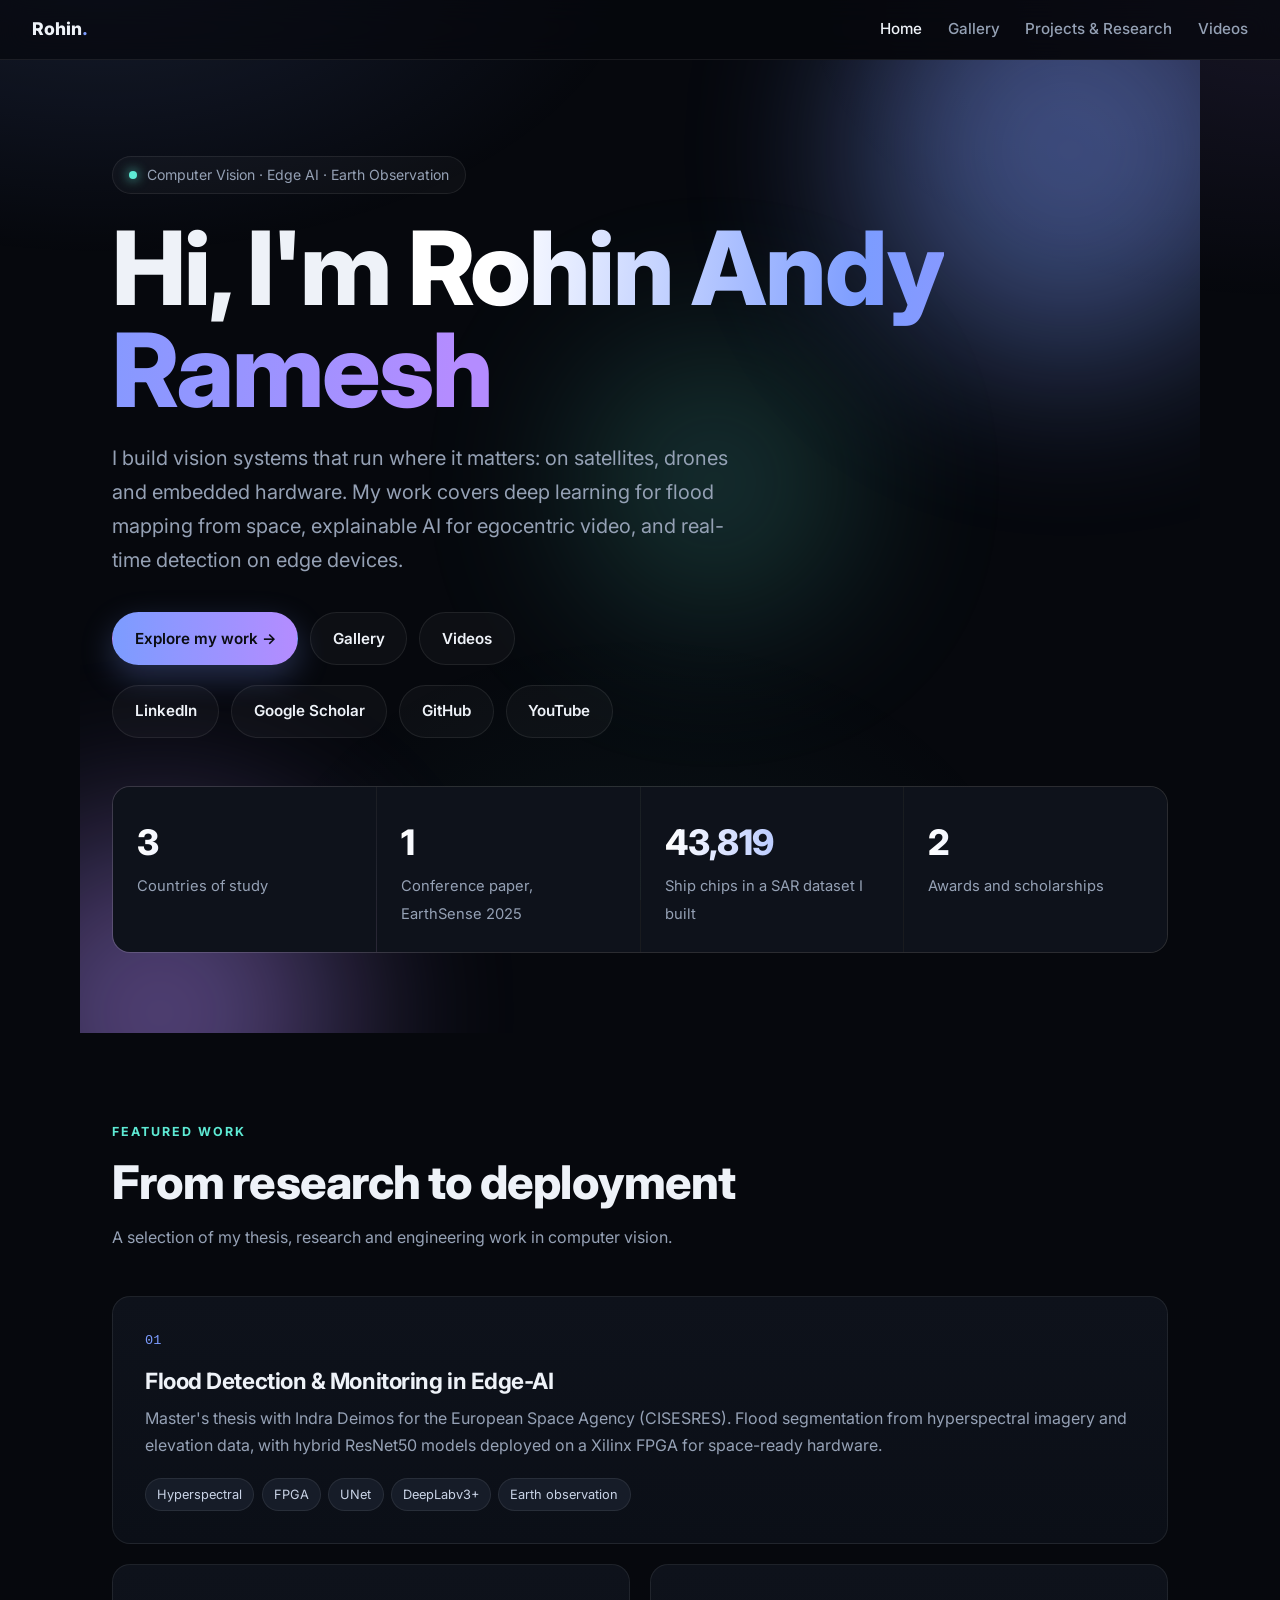
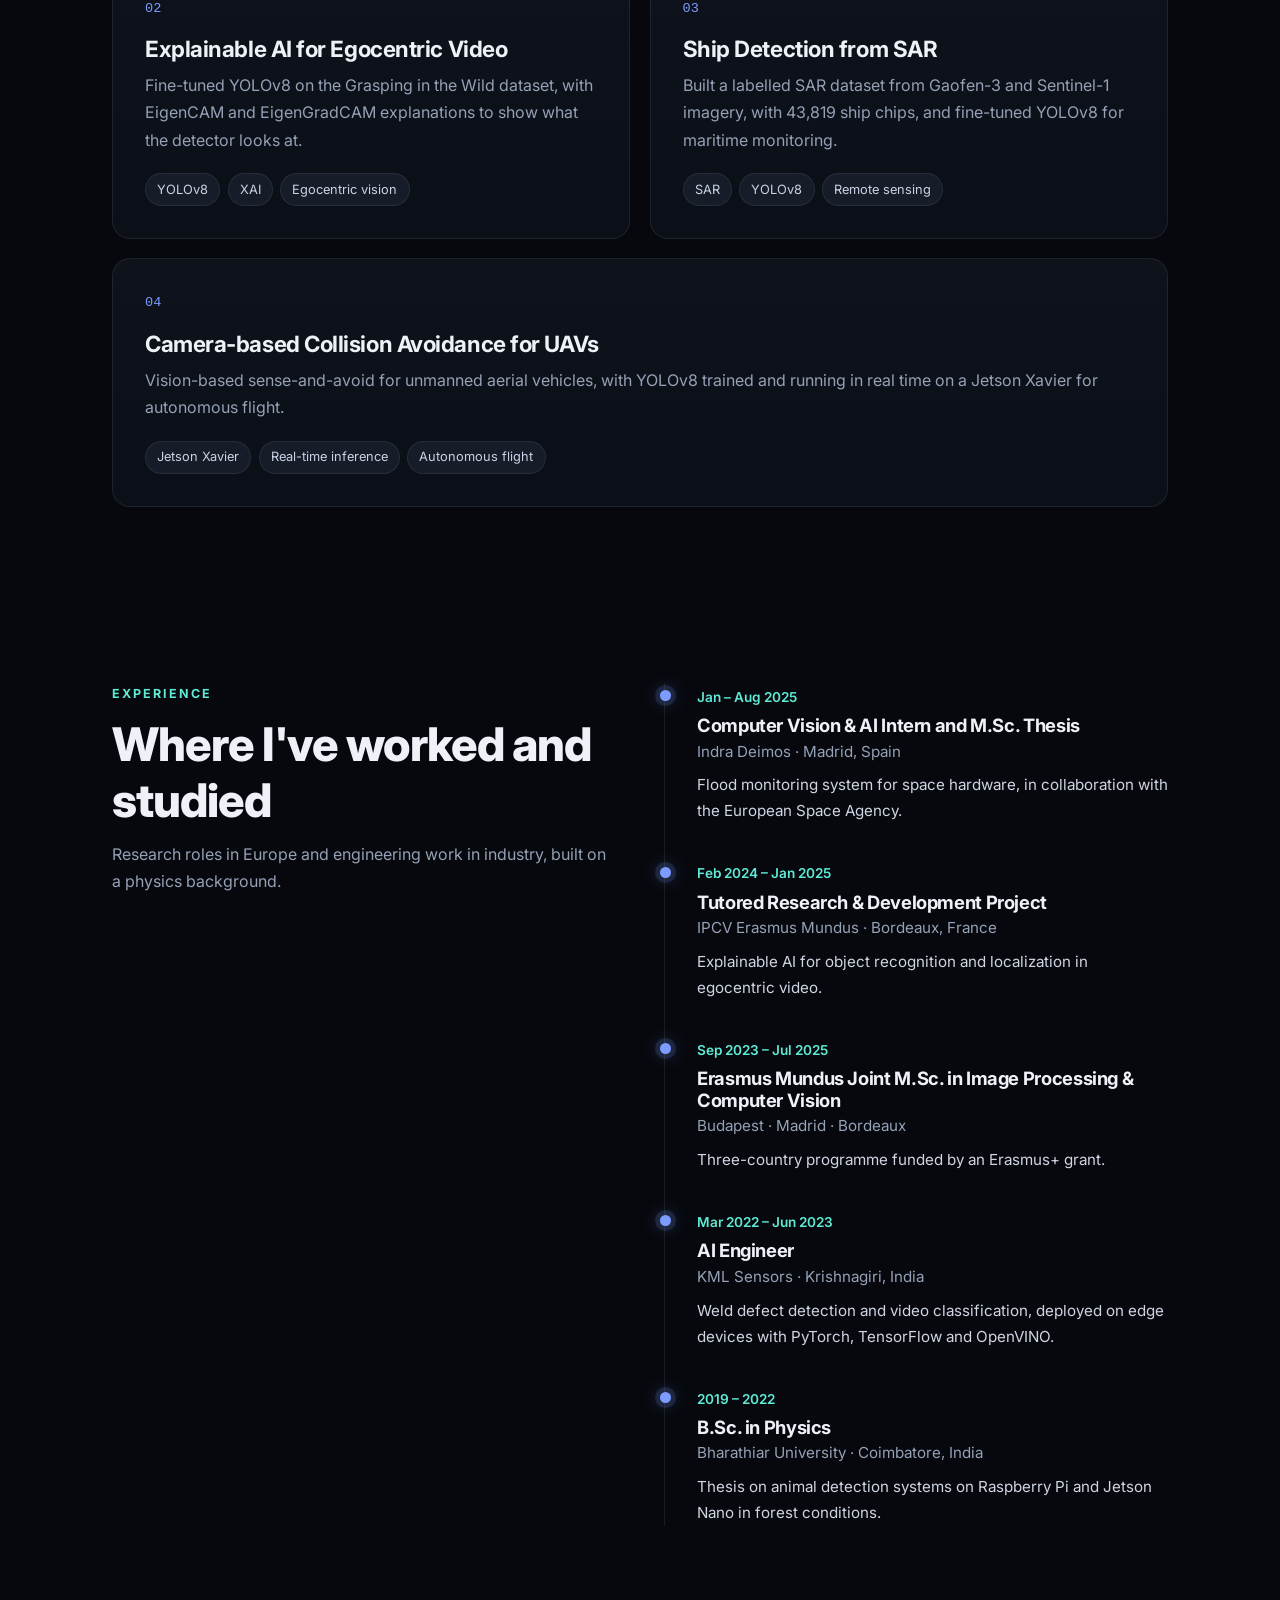
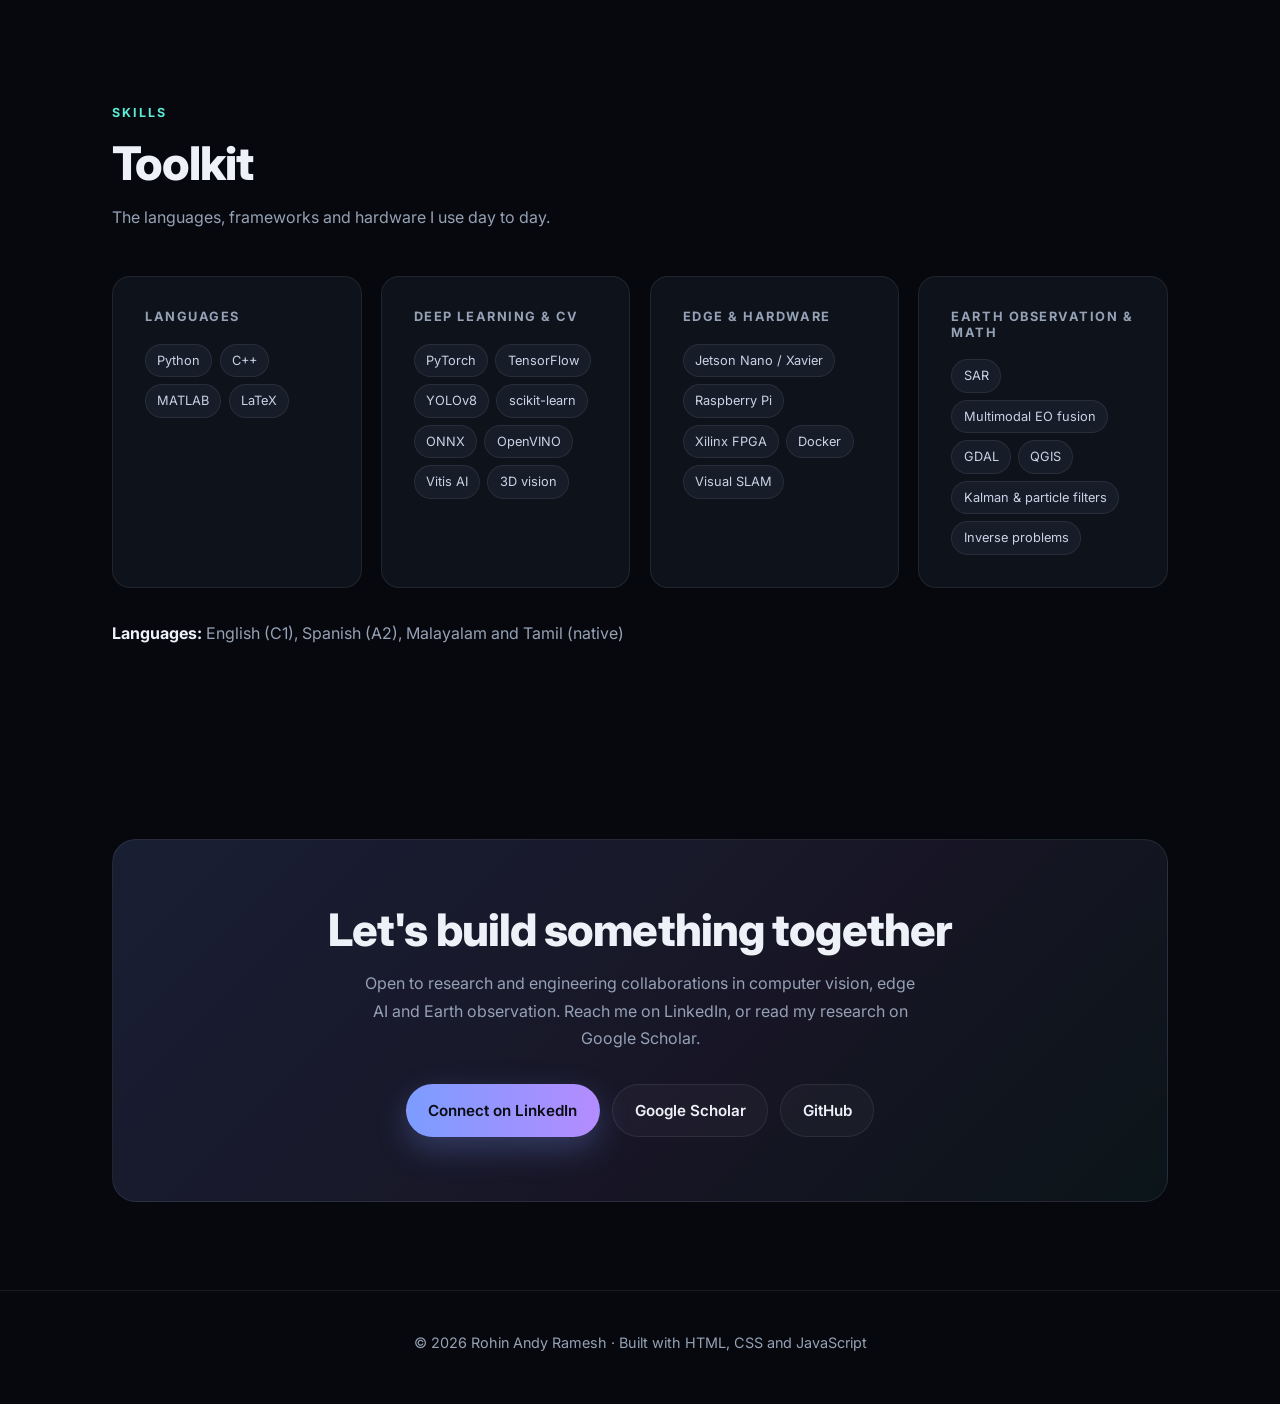
<file: index.html>
<!DOCTYPE html>
<html lang="en">
<head>
  <meta charset="UTF-8">
  <meta name="viewport" content="width=device-width, initial-scale=1.0">
  <title>Rohin Andy Ramesh | Computer Vision & Edge AI</title>
  <meta name="description" content="Portfolio of Rohin Andy Ramesh: computer vision, edge AI and Earth observation research.">
  <link rel="stylesheet" href="style.css">
  <script>document.documentElement.classList.add("js");</script>
</head>
<body>
  <nav>
    <a class="brand" href="index.html">Rohin<span>.</span></a>
    <a href="index.html" aria-current="page">Home</a>
    <a href="gallery.html">Gallery</a>
    <a href="projects.html">Projects & Research</a>
    <a href="videos.html">Videos</a>
  </nav>

  <main class="home">
    <section class="hero">
      <div class="orb a"></div>
      <div class="orb b"></div>
      <div class="orb c"></div>

      <span class="eyebrow"><span class="dot"></span> Computer Vision · Edge AI · Earth Observation</span>
      <h1>Hi, I'm <span class="gradient-text">Rohin Andy Ramesh</span></h1>
      <p class="lead">I build vision systems that run where it matters: on satellites, drones and embedded hardware. My work covers deep learning for flood mapping from space, explainable AI for egocentric video, and real-time detection on edge devices.</p>

      <div class="cta-row">
        <a class="btn btn-primary" href="projects.html">Explore my work →</a>
        <a class="btn btn-ghost" href="gallery.html">Gallery</a>
        <a class="btn btn-ghost" href="videos.html">Videos</a>
      </div>
      <div class="pill-row">
        <a class="btn btn-ghost" href="https://www.linkedin.com/in/rohin-andy-ramesh-450394215" target="_blank" rel="noopener">LinkedIn</a>
        <a class="btn btn-ghost" href="https://scholar.google.com/citations?user=QvoHIwIAAAAJ&hl=en" target="_blank" rel="noopener">Google Scholar</a>
        <a class="btn btn-ghost" href="https://github.com/rohinr7" target="_blank" rel="noopener">GitHub</a>
        <a class="btn btn-ghost" href="https://www.youtube.com/@visionarchitecture" target="_blank" rel="noopener">YouTube</a>
      </div>

      <div class="stats">
        <div class="stat"><strong>3</strong><span>Countries of study</span></div>
        <div class="stat"><strong>1</strong><span>Conference paper, EarthSense 2025</span></div>
        <div class="stat"><strong>43,819</strong><span>Ship chips in a SAR dataset I built</span></div>
        <div class="stat"><strong>2</strong><span>Awards and scholarships</span></div>
      </div>
    </section>

    <section class="wrap">
      <span class="kicker">Featured work</span>
      <h2 class="section-title">From research to deployment</h2>
      <p class="section-lead">A selection of my thesis, research and engineering work in computer vision.</p>

      <div class="bento">
        <article class="tile wide reveal">
          <span class="tile-num">01</span>
          <h3>Flood Detection & Monitoring in Edge-AI</h3>
          <p>Master's thesis with Indra Deimos for the European Space Agency (CISESRES). Flood segmentation from hyperspectral imagery and elevation data, with hybrid ResNet50 models deployed on a Xilinx FPGA for space-ready hardware.</p>
          <div class="tags"><span>Hyperspectral</span><span>FPGA</span><span>UNet</span><span>DeepLabv3+</span><span>Earth observation</span></div>
        </article>

        <article class="tile reveal">
          <span class="tile-num">02</span>
          <h3>Explainable AI for Egocentric Video</h3>
          <p>Fine-tuned YOLOv8 on the Grasping in the Wild dataset, with EigenCAM and EigenGradCAM explanations to show what the detector looks at.</p>
          <div class="tags"><span>YOLOv8</span><span>XAI</span><span>Egocentric vision</span></div>
        </article>

        <article class="tile reveal">
          <span class="tile-num">03</span>
          <h3>Ship Detection from SAR</h3>
          <p>Built a labelled SAR dataset from Gaofen-3 and Sentinel-1 imagery, with 43,819 ship chips, and fine-tuned YOLOv8 for maritime monitoring.</p>
          <div class="tags"><span>SAR</span><span>YOLOv8</span><span>Remote sensing</span></div>
        </article>

        <article class="tile wide reveal">
          <span class="tile-num">04</span>
          <h3>Camera-based Collision Avoidance for UAVs</h3>
          <p>Vision-based sense-and-avoid for unmanned aerial vehicles, with YOLOv8 trained and running in real time on a Jetson Xavier for autonomous flight.</p>
          <div class="tags"><span>Jetson Xavier</span><span>Real-time inference</span><span>Autonomous flight</span></div>
        </article>
      </div>
    </section>

    <section class="wrap split">
      <div>
        <span class="kicker">Experience</span>
        <h2 class="section-title">Where I've worked and studied</h2>
        <p class="section-lead">Research roles in Europe and engineering work in industry, built on a physics background.</p>
      </div>

      <div class="timeline">
        <div class="tl reveal">
          <span class="tl-date">Jan – Aug 2025</span>
          <h3>Computer Vision & AI Intern and M.Sc. Thesis</h3>
          <p class="org">Indra Deimos · Madrid, Spain</p>
          <p>Flood monitoring system for space hardware, in collaboration with the European Space Agency.</p>
        </div>
        <div class="tl reveal">
          <span class="tl-date">Feb 2024 – Jan 2025</span>
          <h3>Tutored Research & Development Project</h3>
          <p class="org">IPCV Erasmus Mundus · Bordeaux, France</p>
          <p>Explainable AI for object recognition and localization in egocentric video.</p>
        </div>
        <div class="tl reveal">
          <span class="tl-date">Sep 2023 – Jul 2025</span>
          <h3>Erasmus Mundus Joint M.Sc. in Image Processing & Computer Vision</h3>
          <p class="org">Budapest · Madrid · Bordeaux</p>
          <p>Three-country programme funded by an Erasmus+ grant.</p>
        </div>
        <div class="tl reveal">
          <span class="tl-date">Mar 2022 – Jun 2023</span>
          <h3>AI Engineer</h3>
          <p class="org">KML Sensors · Krishnagiri, India</p>
          <p>Weld defect detection and video classification, deployed on edge devices with PyTorch, TensorFlow and OpenVINO.</p>
        </div>
        <div class="tl reveal">
          <span class="tl-date">2019 – 2022</span>
          <h3>B.Sc. in Physics</h3>
          <p class="org">Bharathiar University · Coimbatore, India</p>
          <p>Thesis on animal detection systems on Raspberry Pi and Jetson Nano in forest conditions.</p>
        </div>
      </div>
    </section>

    <section class="wrap">
      <span class="kicker">Skills</span>
      <h2 class="section-title">Toolkit</h2>
      <p class="section-lead">The languages, frameworks and hardware I use day to day.</p>

      <div class="skills-grid">
        <div class="panel reveal">
          <h4>Languages</h4>
          <div class="tags"><span>Python</span><span>C++</span><span>MATLAB</span><span>LaTeX</span></div>
        </div>
        <div class="panel reveal">
          <h4>Deep learning & CV</h4>
          <div class="tags"><span>PyTorch</span><span>TensorFlow</span><span>YOLOv8</span><span>scikit-learn</span><span>ONNX</span><span>OpenVINO</span><span>Vitis AI</span><span>3D vision</span></div>
        </div>
        <div class="panel reveal">
          <h4>Edge & hardware</h4>
          <div class="tags"><span>Jetson Nano / Xavier</span><span>Raspberry Pi</span><span>Xilinx FPGA</span><span>Docker</span><span>Visual SLAM</span></div>
        </div>
        <div class="panel reveal">
          <h4>Earth observation & math</h4>
          <div class="tags"><span>SAR</span><span>Multimodal EO fusion</span><span>GDAL</span><span>QGIS</span><span>Kalman & particle filters</span><span>Inverse problems</span></div>
        </div>
      </div>

      <p style="margin-top:2rem;color:var(--muted);"><strong>Languages:</strong> English (C1), Spanish (A2), Malayalam and Tamil (native)</p>
    </section>

    <section class="wrap">
      <div class="cta-band reveal">
        <h2>Let's build something together</h2>
        <p>Open to research and engineering collaborations in computer vision, edge AI and Earth observation. Reach me on LinkedIn, or read my research on Google Scholar.</p>
        <div class="pill-row">
          <a class="btn btn-primary" href="https://www.linkedin.com/in/rohin-andy-ramesh-450394215" target="_blank" rel="noopener">Connect on LinkedIn</a>
          <a class="btn btn-ghost" href="https://scholar.google.com/citations?user=QvoHIwIAAAAJ&hl=en" target="_blank" rel="noopener">Google Scholar</a>
          <a class="btn btn-ghost" href="https://github.com/rohinr7" target="_blank" rel="noopener">GitHub</a>
        </div>
      </div>
    </section>
  </main>

  <footer>© 2026 Rohin Andy Ramesh · Built with HTML, CSS and JavaScript</footer>

  <script>
    (function () {
      var items = document.querySelectorAll(".reveal");
      if (!("IntersectionObserver" in window)) {
        items.forEach(function (el) { el.classList.add("in"); });
        return;
      }
      var io = new IntersectionObserver(function (entries) {
        entries.forEach(function (e) {
          if (e.isIntersecting) {
            e.target.classList.add("in");
            io.unobserve(e.target);
          }
        });
      }, { threshold: 0.12 });
      items.forEach(function (el) { io.observe(el); });
    })();
  </script>
</body>
</html>
</file>
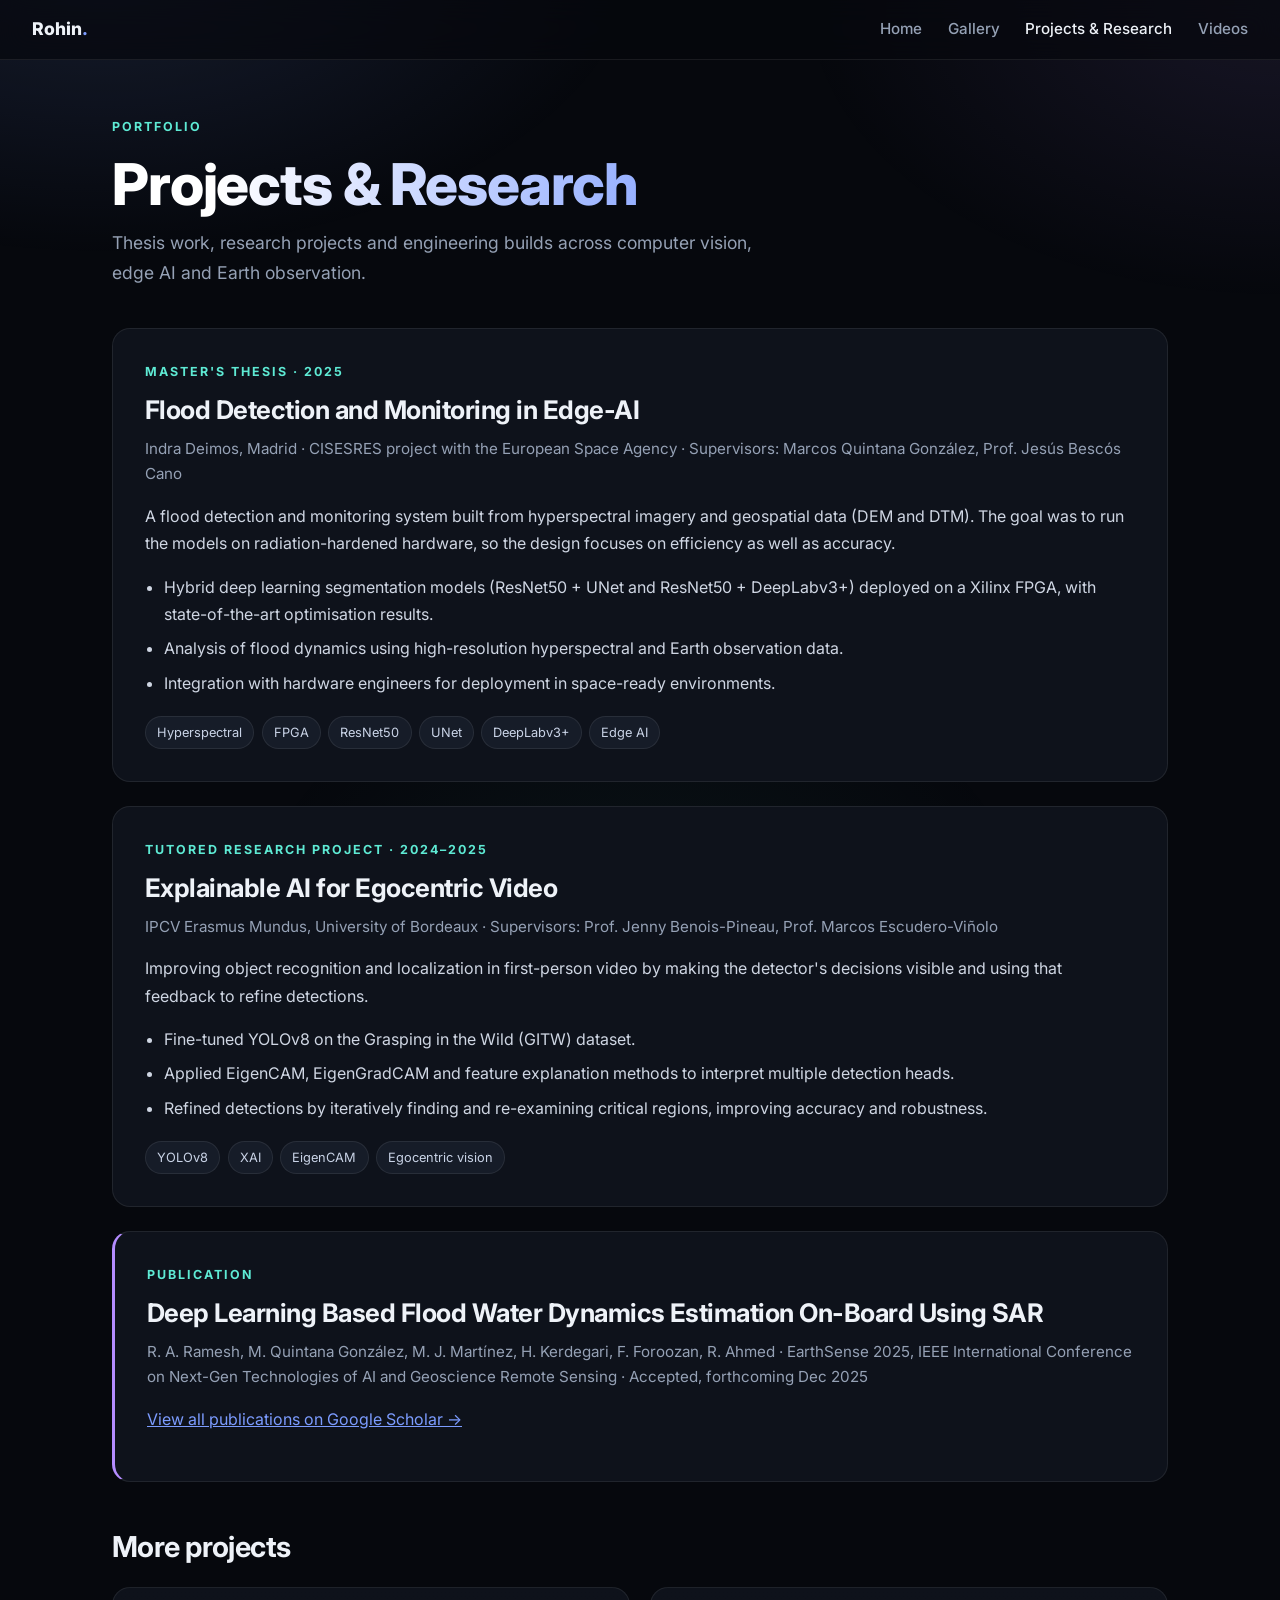
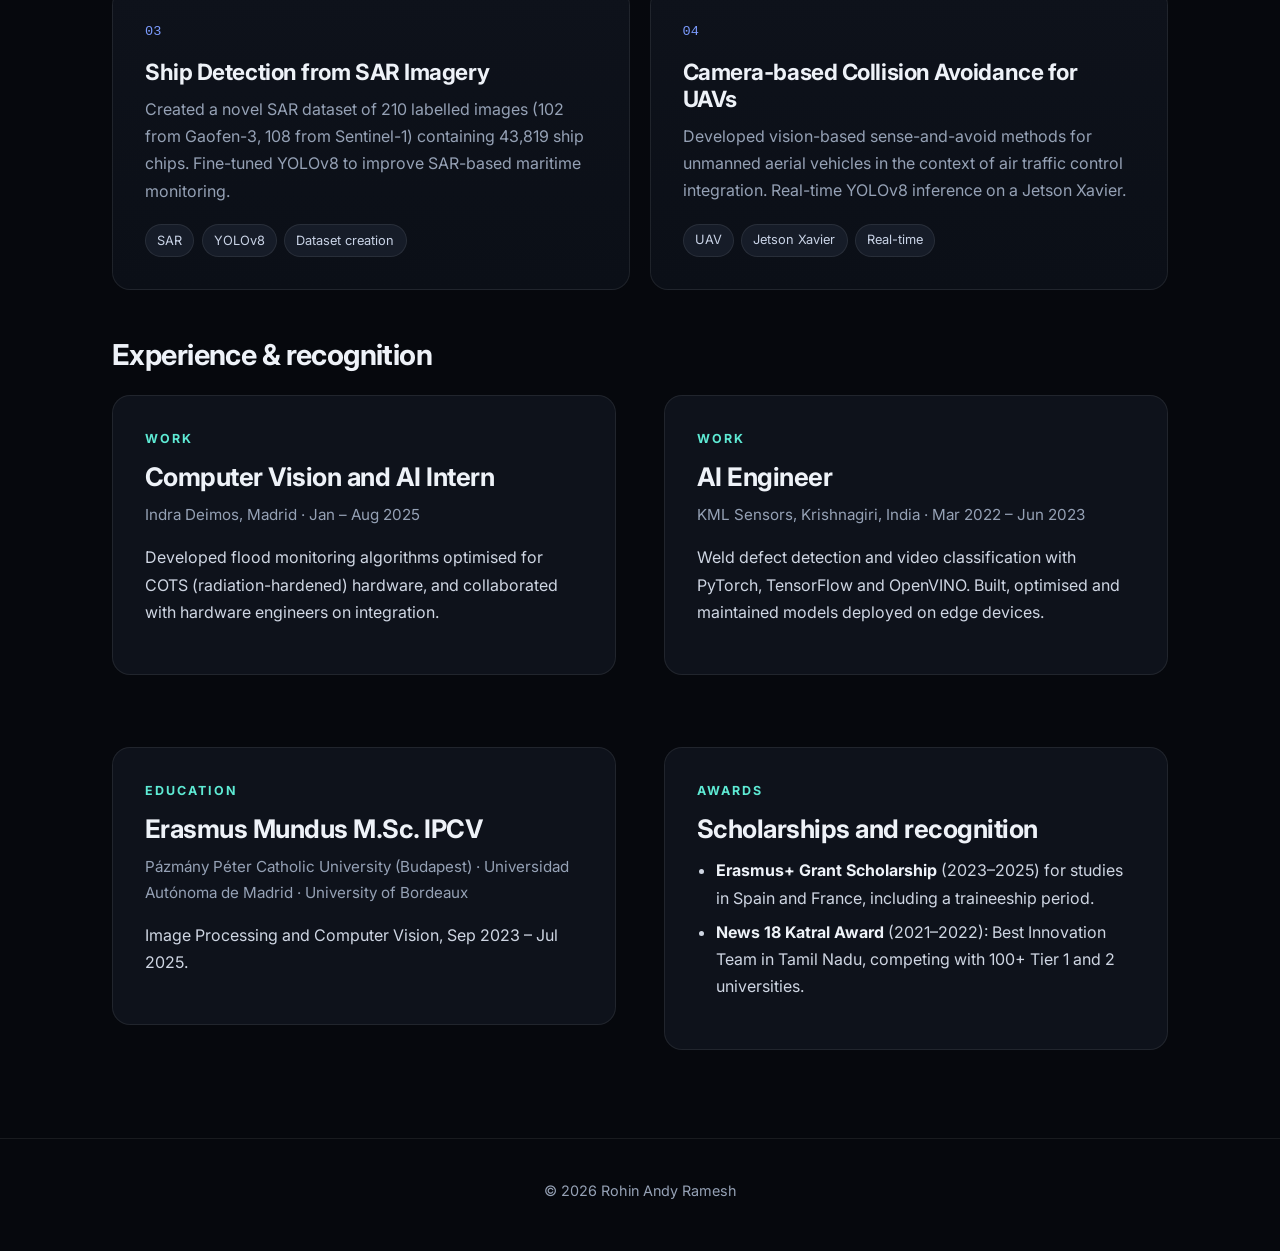
<file: projects.html>
<!DOCTYPE html>
<html lang="en">
<head>
  <meta charset="UTF-8">
  <meta name="viewport" content="width=device-width, initial-scale=1.0">
  <title>Projects & Research | Rohin Andy Ramesh</title>
  <link rel="stylesheet" href="style.css">
  <script>document.documentElement.classList.add("js");</script>
</head>
<body>
  <nav>
    <a class="brand" href="index.html">Rohin<span>.</span></a>
    <a href="index.html">Home</a>
    <a href="gallery.html">Gallery</a>
    <a href="projects.html" aria-current="page">Projects & Research</a>
    <a href="videos.html">Videos</a>
  </nav>

  <main>
    <span class="kicker">Portfolio</span>
    <h1>Projects & Research</h1>
    <p class="lead">Thesis work, research projects and engineering builds across computer vision, edge AI and Earth observation.</p>

    <section class="panel reveal">
      <span class="kicker">Master's thesis · 2025</span>
      <h2>Flood Detection and Monitoring in Edge-AI</h2>
      <p class="meta">Indra Deimos, Madrid · CISESRES project with the European Space Agency · Supervisors: Marcos Quintana González, Prof. Jesús Bescós Cano</p>
      <p style="margin-top:1rem;">A flood detection and monitoring system built from hyperspectral imagery and geospatial data (DEM and DTM). The goal was to run the models on radiation-hardened hardware, so the design focuses on efficiency as well as accuracy.</p>
      <ul>
        <li>Hybrid deep learning segmentation models (ResNet50 + UNet and ResNet50 + DeepLabv3+) deployed on a Xilinx FPGA, with state-of-the-art optimisation results.</li>
        <li>Analysis of flood dynamics using high-resolution hyperspectral and Earth observation data.</li>
        <li>Integration with hardware engineers for deployment in space-ready environments.</li>
      </ul>
      <div class="tags"><span>Hyperspectral</span><span>FPGA</span><span>ResNet50</span><span>UNet</span><span>DeepLabv3+</span><span>Edge AI</span></div>
    </section>

    <section class="panel reveal">
      <span class="kicker">Tutored research project · 2024–2025</span>
      <h2>Explainable AI for Egocentric Video</h2>
      <p class="meta">IPCV Erasmus Mundus, University of Bordeaux · Supervisors: Prof. Jenny Benois-Pineau, Prof. Marcos Escudero-Viñolo</p>
      <p style="margin-top:1rem;">Improving object recognition and localization in first-person video by making the detector's decisions visible and using that feedback to refine detections.</p>
      <ul>
        <li>Fine-tuned YOLOv8 on the Grasping in the Wild (GITW) dataset.</li>
        <li>Applied EigenCAM, EigenGradCAM and feature explanation methods to interpret multiple detection heads.</li>
        <li>Refined detections by iteratively finding and re-examining critical regions, improving accuracy and robustness.</li>
      </ul>
      <div class="tags"><span>YOLOv8</span><span>XAI</span><span>EigenCAM</span><span>Egocentric vision</span></div>
    </section>

    <section class="panel pub reveal">
      <span class="kicker">Publication</span>
      <h2>Deep Learning Based Flood Water Dynamics Estimation On-Board Using SAR</h2>
      <p class="meta">R. A. Ramesh, M. Quintana González, M. J. Martínez, H. Kerdegari, F. Foroozan, R. Ahmed · EarthSense 2025, IEEE International Conference on Next-Gen Technologies of AI and Geoscience Remote Sensing · Accepted, forthcoming Dec 2025</p>
      <p style="margin-top:1rem;"><a href="https://scholar.google.com/citations?user=QvoHIwIAAAAJ&hl=en" target="_blank" rel="noopener">View all publications on Google Scholar →</a></p>
    </section>

    <h2 style="font-size:1.8rem;margin:3rem 0 1.4rem;">More projects</h2>
    <div class="bento">
      <article class="tile reveal">
        <span class="tile-num">03</span>
        <h3>Ship Detection from SAR Imagery</h3>
        <p>Created a novel SAR dataset of 210 labelled images (102 from Gaofen-3, 108 from Sentinel-1) containing 43,819 ship chips. Fine-tuned YOLOv8 to improve SAR-based maritime monitoring.</p>
        <div class="tags"><span>SAR</span><span>YOLOv8</span><span>Dataset creation</span></div>
      </article>
      <article class="tile reveal">
        <span class="tile-num">04</span>
        <h3>Camera-based Collision Avoidance for UAVs</h3>
        <p>Developed vision-based sense-and-avoid methods for unmanned aerial vehicles in the context of air traffic control integration. Real-time YOLOv8 inference on a Jetson Xavier.</p>
        <div class="tags"><span>UAV</span><span>Jetson Xavier</span><span>Real-time</span></div>
      </article>
    </div>

    <h2 style="font-size:1.8rem;margin:3rem 0 1.4rem;">Experience & recognition</h2>
    <div class="split">
      <section class="panel reveal">
        <span class="kicker">Work</span>
        <h2>Computer Vision and AI Intern</h2>
        <p class="meta">Indra Deimos, Madrid · Jan – Aug 2025</p>
        <p style="margin-top:1rem;">Developed flood monitoring algorithms optimised for COTS (radiation-hardened) hardware, and collaborated with hardware engineers on integration.</p>
      </section>
      <section class="panel reveal">
        <span class="kicker">Work</span>
        <h2>AI Engineer</h2>
        <p class="meta">KML Sensors, Krishnagiri, India · Mar 2022 – Jun 2023</p>
        <p style="margin-top:1rem;">Weld defect detection and video classification with PyTorch, TensorFlow and OpenVINO. Built, optimised and maintained models deployed on edge devices.</p>
      </section>
      <section class="panel reveal">
        <span class="kicker">Education</span>
        <h2>Erasmus Mundus M.Sc. IPCV</h2>
        <p class="meta">Pázmány Péter Catholic University (Budapest) · Universidad Autónoma de Madrid · University of Bordeaux</p>
        <p style="margin-top:1rem;">Image Processing and Computer Vision, Sep 2023 – Jul 2025.</p>
      </section>
      <section class="panel reveal">
        <span class="kicker">Awards</span>
        <h2>Scholarships and recognition</h2>
        <ul>
          <li><strong>Erasmus+ Grant Scholarship</strong> (2023–2025) for studies in Spain and France, including a traineeship period.</li>
          <li><strong>News 18 Katral Award</strong> (2021–2022): Best Innovation Team in Tamil Nadu, competing with 100+ Tier 1 and 2 universities.</li>
        </ul>
      </section>
    </div>
  </main>

  <footer>© 2026 Rohin Andy Ramesh</footer>

  <script>
    (function () {
      var items = document.querySelectorAll(".reveal");
      if (!("IntersectionObserver" in window)) {
        items.forEach(function (el) { el.classList.add("in"); });
        return;
      }
      var io = new IntersectionObserver(function (entries) {
        entries.forEach(function (e) {
          if (e.isIntersecting) {
            e.target.classList.add("in");
            io.unobserve(e.target);
          }
        });
      }, { threshold: 0.12 });
      items.forEach(function (el) { io.observe(el); });
    })();
  </script>
</body>
</html>
</file>
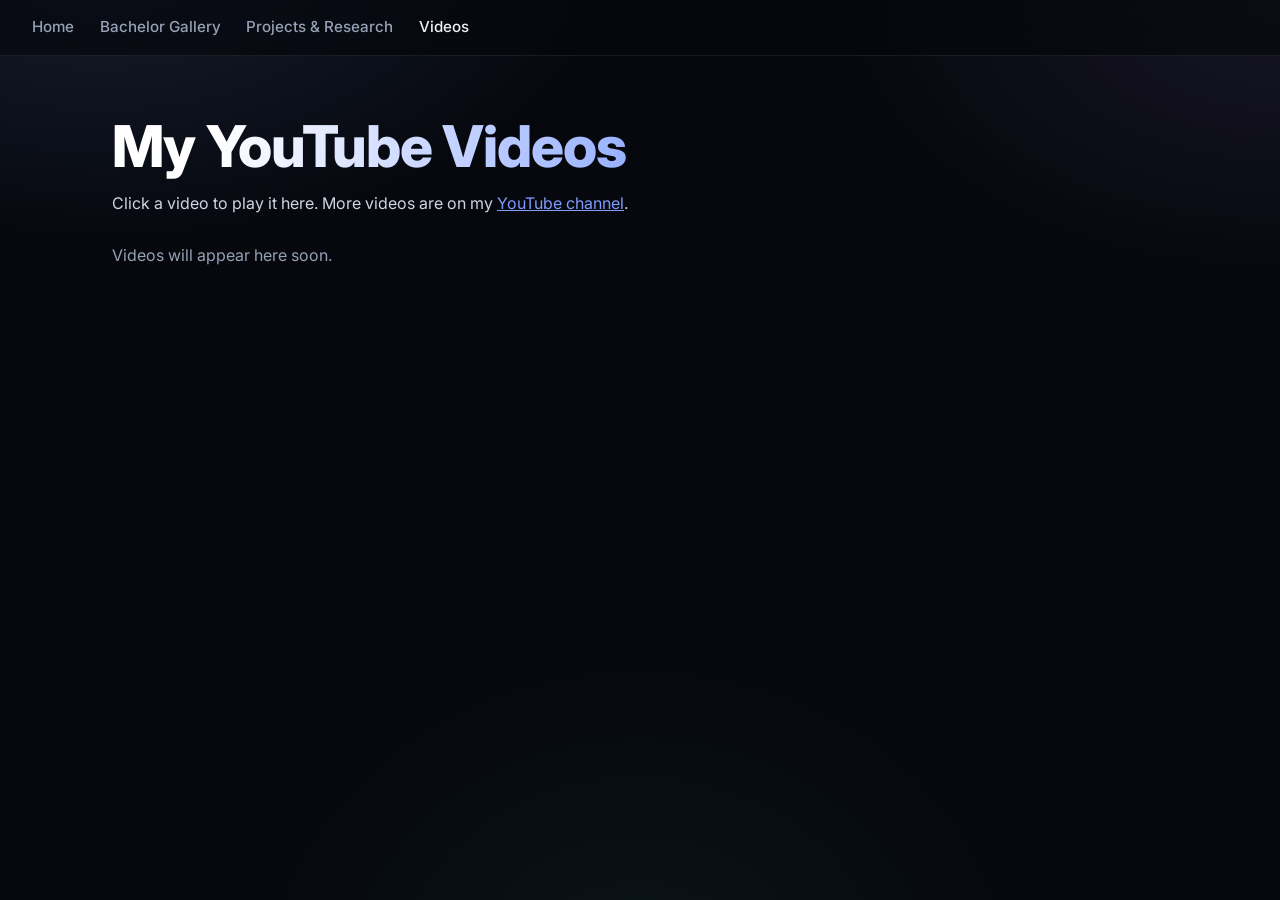
<file: videos.html>
<!DOCTYPE html>
<html lang="en">
<head>
  <meta charset="UTF-8">
  <meta name="viewport" content="width=device-width, initial-scale=1.0">
  <title>Videos</title>
  <link rel="stylesheet" href="style.css">
  <style>
    .video-grid {
      display: grid;
      grid-template-columns: repeat(auto-fill, minmax(280px, 1fr));
      gap: 1.5rem;
      margin-top: 1.5rem;
    }
    .video-card {
      background: var(--surface);
      border: 1px solid rgba(255, 255, 255, 0.05);
      border-radius: var(--radius);
      overflow: hidden;
      padding: 0;
      cursor: pointer;
      text-align: left;
      color: var(--text);
      font: inherit;
      transition: transform 0.2s, box-shadow 0.2s;
    }
    .video-card:hover { transform: translateY(-4px); box-shadow: 0 12px 30px rgba(0, 0, 0, 0.4); }
    .thumb { position: relative; aspect-ratio: 16 / 9; background: #000; }
    .thumb img { width: 100%; height: 100%; object-fit: cover; display: block; }
    .play {
      position: absolute; inset: 0; margin: auto;
      width: 64px; height: 64px; border-radius: 50%;
      background: rgba(11, 13, 18, 0.7);
      display: flex; align-items: center; justify-content: center;
      transition: background 0.2s;
    }
    .play::after {
      content: ""; border-style: solid; border-width: 11px 0 11px 18px;
      border-color: transparent transparent transparent #fff; margin-left: 4px;
    }
    .video-card:hover .play { background: var(--accent); }
    .video-title { display: block; padding: 0.9rem 1rem; font-weight: 600; }
    .empty { color: var(--muted); }
    dialog.player {
      border: none; padding: 0; background: transparent;
      width: min(960px, 94vw);
    }
    dialog.player::backdrop { background: rgba(5, 6, 10, 0.92); }
    dialog.player .frame { position: relative; aspect-ratio: 16 / 9; }
    dialog.player iframe { width: 100%; height: 100%; border: 0; border-radius: 10px; }
    dialog.player p { color: var(--muted); text-align: center; margin: 0.6rem 0 0; }
  </style>
</head>
<body>
  <nav>
    <a href="index.html">Home</a>
    <a href="gallery.html">Bachelor Gallery</a>
    <a href="projects.html">Projects & Research</a>
    <a href="videos.html" aria-current="page">Videos</a>
  </nav>
  <main>
    <h1>My YouTube Videos</h1>
    <p>Click a video to play it here. More videos are on my <a href="https://www.youtube.com/@visionarchitecture" target="_blank" rel="noopener">YouTube channel</a>.</p>

    <div class="video-grid" id="video-grid"></div>
    <p class="empty" id="empty-msg" hidden>Videos will appear here soon.</p>
  </main>

  <dialog class="player" id="player">
    <div class="frame"><iframe id="player-frame" src="" title="YouTube video" allow="accelerometer; autoplay; clipboard-write; encrypted-media; gyroscope; picture-in-picture" allowfullscreen></iframe></div>
    <p><button class="lightbox-close" style="position:static;width:auto;height:auto;padding:0.3rem 0.9rem;border-radius:999px;font-size:0.95rem;" id="close-player">Close</button></p>
  </dialog>

  <script>
    // Add your videos here. You can paste the full YouTube link or just the ID.
    // Example: { title: "My project demo", url: "https://www.youtube.com/watch?v=dQw4w9WgXcQ" }
    const videos = [
      // { title: "Video title", url: "https://www.youtube.com/watch?v=XXXXXXXXXXX" },
    ];

    function getId(input) {
      const m = input.match(/(?:v=|youtu\.be\/|embed\/|shorts\/)([A-Za-z0-9_-]{11})/);
      if (m) return m[1];
      return /^[A-Za-z0-9_-]{11}$/.test(input.trim()) ? input.trim() : null;
    }

    const grid = document.getElementById("video-grid");
    const player = document.getElementById("player");
    const frame = document.getElementById("player-frame");
    const items = videos
      .map((v) => ({ id: getId(v.url || v.id || ""), title: v.title || "Video" }))
      .filter((v) => v.id);

    if (items.length === 0) {
      document.getElementById("empty-msg").hidden = false;
    }

    items.forEach((v) => {
      const card = document.createElement("button");
      card.className = "video-card";
      card.innerHTML =
        '<span class="thumb"><img loading="lazy" alt="" src="https://i.ytimg.com/vi/' + v.id + '/hqdefault.jpg">' +
        '<span class="play"></span></span>' +
        '<span class="video-title"></span>';
      card.querySelector(".video-title").textContent = v.title;
      card.addEventListener("click", () => {
        frame.src = "https://www.youtube-nocookie.com/embed/" + v.id + "?autoplay=1&rel=0";
        player.showModal();
      });
      grid.appendChild(card);
    });

    function closePlayer() {
      player.close();
      frame.src = "";
    }
    document.getElementById("close-player").addEventListener("click", closePlayer);
    player.addEventListener("close", () => { frame.src = ""; });
    player.addEventListener("click", (e) => { if (e.target === player) closePlayer(); });
  </script>
</body>
</html>
</file>
<file: style.css>
@import url("https://fonts.googleapis.com/css2?family=Inter:wght@400;500;600;800&display=swap");

:root {
  --bg: #06080d;
  --surface: #0e121b;
  --surface-2: #161c28;
  --line: rgba(255, 255, 255, 0.08);
  --text: #eef2f8;
  --muted: #95a1b5;
  --accent: #7c9cff;
  --accent-2: #b48cff;
  --accent-3: #5eead4;
  --radius: 18px;
}

* { box-sizing: border-box; }
html { scroll-behavior: smooth; }

body {
  margin: 0;
  min-height: 100vh;
  font-family: "Inter", system-ui, -apple-system, sans-serif;
  background: var(--bg);
  color: #cfd6e3;
  line-height: 1.7;
  -webkit-font-smoothing: antialiased;
  overflow-x: hidden;
}
body::before {
  content: "";
  position: fixed;
  inset: 0;
  z-index: -1;
  pointer-events: none;
  background:
    radial-gradient(900px 500px at 8% -5%, rgba(124, 156, 255, 0.14), transparent 60%),
    radial-gradient(800px 500px at 100% 0%, rgba(180, 140, 255, 0.10), transparent 60%),
    radial-gradient(700px 600px at 50% 110%, rgba(94, 234, 212, 0.06), transparent 60%);
}

h1, h2, h3, h4 { color: var(--text); margin: 0; line-height: 1.2; letter-spacing: -0.02em; }
p { margin: 0 0 1rem; }
a { color: var(--accent); }
strong { color: var(--text); }
ul { padding-left: 1.2rem; margin: 0 0 1rem; }
li { margin-bottom: 0.45rem; }

/* Navigation */
nav {
  position: sticky;
  top: 0;
  z-index: 20;
  display: flex;
  flex-wrap: wrap;
  align-items: center;
  gap: 0.6rem 1.6rem;
  padding: 0.9rem 2rem;
  background: rgba(6, 8, 13, 0.7);
  backdrop-filter: blur(14px);
  -webkit-backdrop-filter: blur(14px);
  border-bottom: 1px solid var(--line);
}
nav a {
  color: var(--muted);
  text-decoration: none;
  font-weight: 500;
  font-size: 0.95rem;
  transition: color 0.2s;
}
nav a:hover, nav a[aria-current="page"] { color: var(--text); }
nav .brand {
  margin-right: auto;
  font-weight: 800;
  font-size: 1.1rem;
  color: var(--text);
}
nav .brand span { color: var(--accent); }

/* Page layout */
main {
  max-width: 1120px;
  margin: 0 auto;
  padding: 3.5rem 2rem 4rem;
}
main > h1 {
  font-size: clamp(2.4rem, 5vw, 3.6rem);
  font-weight: 800;
  background: linear-gradient(95deg, #fff 10%, var(--accent) 60%, var(--accent-2));
  -webkit-background-clip: text;
  background-clip: text;
  color: transparent;
  margin-bottom: 0.6rem;
}
main > p.lead { font-size: 1.1rem; color: var(--muted); max-width: 680px; margin-bottom: 2.5rem; }
main.home { padding: 0; }
.wrap { max-width: 1120px; margin: 0 auto; padding: 5.5rem 2rem; }

/* Hero */
.hero {
  position: relative;
  overflow: hidden;
  max-width: 1120px;
  margin: 0 auto;
  padding: 6rem 2rem 5rem;
}
.orb {
  position: absolute;
  border-radius: 50%;
  filter: blur(90px);
  opacity: 0.45;
  pointer-events: none;
  z-index: -1;
  animation: float 16s ease-in-out infinite;
}
.orb.a { width: 420px; height: 420px; background: var(--accent); top: -120px; right: -80px; }
.orb.b { width: 360px; height: 360px; background: var(--accent-2); bottom: -160px; left: -100px; animation-delay: -6s; }
.orb.c { width: 260px; height: 260px; background: var(--accent-3); top: 30%; left: 45%; opacity: 0.22; animation-delay: -11s; }
@keyframes float {
  0%, 100% { transform: translate(0, 0) scale(1); }
  50% { transform: translate(40px, -30px) scale(1.08); }
}
.eyebrow {
  display: inline-flex;
  align-items: center;
  gap: 0.6rem;
  padding: 0.4rem 1rem;
  border: 1px solid var(--line);
  border-radius: 999px;
  background: rgba(255, 255, 255, 0.03);
  color: var(--muted);
  font-size: 0.88rem;
}
.dot {
  width: 8px;
  height: 8px;
  border-radius: 50%;
  background: var(--accent-3);
  box-shadow: 0 0 12px var(--accent-3);
}
.hero h1 {
  font-size: clamp(3rem, 9vw, 6.4rem);
  font-weight: 800;
  line-height: 1;
  margin: 1.4rem 0 1.2rem;
}
.gradient-text {
  background: linear-gradient(95deg, #ffffff 10%, var(--accent) 50%, var(--accent-2) 95%);
  -webkit-background-clip: text;
  background-clip: text;
  color: transparent;
}
.lead { font-size: clamp(1.05rem, 2vw, 1.25rem); color: var(--muted); max-width: 640px; }
.cta-row, .pill-row { display: flex; flex-wrap: wrap; gap: 0.75rem; }
.cta-row { margin-top: 2.2rem; }
.pill-row { margin-top: 1.2rem; }

.btn {
  display: inline-flex;
  align-items: center;
  gap: 0.4rem;
  padding: 0.8rem 1.35rem;
  border-radius: 999px;
  border: 1px solid transparent;
  font-weight: 600;
  font-size: 0.95rem;
  text-decoration: none;
  transition: transform 0.2s, box-shadow 0.2s, background 0.2s, border-color 0.2s;
}
.btn:hover { transform: translateY(-2px); }
.btn-primary {
  background: linear-gradient(90deg, var(--accent), var(--accent-2));
  color: #0a0c12;
  box-shadow: 0 12px 32px rgba(124, 156, 255, 0.28);
}
.btn-primary:hover { color: #0a0c12; box-shadow: 0 16px 40px rgba(124, 156, 255, 0.4); }
.btn-ghost {
  border-color: var(--line);
  color: var(--text);
  background: rgba(255, 255, 255, 0.03);
}
.btn-ghost:hover { border-color: rgba(124, 156, 255, 0.5); background: rgba(124, 156, 255, 0.08); }

/* Stats strip */
.stats {
  display: grid;
  grid-template-columns: repeat(auto-fit, minmax(200px, 1fr));
  gap: 1px;
  background: var(--line);
  border: 1px solid var(--line);
  border-radius: var(--radius);
  overflow: hidden;
  margin-top: 3rem;
}
.stat { background: var(--surface); padding: 1.6rem 1.5rem; }
.stat strong {
  display: block;
  font-size: 2.2rem;
  font-weight: 800;
  letter-spacing: -0.02em;
  background: linear-gradient(90deg, #fff, var(--accent));
  -webkit-background-clip: text;
  background-clip: text;
  color: transparent;
}
.stat span { color: var(--muted); font-size: 0.92rem; }

/* Section headings */
.kicker {
  display: block;
  color: var(--accent-3);
  font-size: 0.78rem;
  font-weight: 700;
  letter-spacing: 0.16em;
  text-transform: uppercase;
  margin-bottom: 0.8rem;
}
.section-title { font-size: clamp(2rem, 4vw, 2.9rem); font-weight: 800; margin-bottom: 0.8rem; }
.section-lead { color: var(--muted); max-width: 620px; margin-bottom: 2.8rem; }

/* Bento tiles */
.bento { display: grid; grid-template-columns: repeat(6, 1fr); gap: 1.2rem; }
.tile {
  grid-column: span 3;
  position: relative;
  overflow: hidden;
  background: linear-gradient(180deg, var(--surface), #0b0f17);
  border: 1px solid var(--line);
  border-radius: var(--radius);
  padding: 2rem;
  transition: transform 0.3s, border-color 0.3s, box-shadow 0.3s;
}
.tile::after {
  content: "";
  position: absolute;
  inset: 0;
  background: radial-gradient(500px circle at 0% 0%, rgba(124, 156, 255, 0.14), transparent 45%);
  opacity: 0;
  transition: opacity 0.4s;
  pointer-events: none;
}
.tile > * { position: relative; z-index: 1; }
.tile:hover {
  transform: translateY(-5px);
  border-color: rgba(124, 156, 255, 0.35);
  box-shadow: 0 20px 50px rgba(0, 0, 0, 0.4);
}
.tile:hover::after { opacity: 1; }
.tile.wide { grid-column: span 6; }
.tile-num {
  display: block;
  font-family: ui-monospace, SFMono-Regular, Menlo, monospace;
  color: var(--accent);
  font-size: 0.85rem;
  margin-bottom: 1rem;
}
.tile h3 { font-size: 1.4rem; margin-bottom: 0.6rem; }
.tile p { color: var(--muted); margin-bottom: 1.2rem; }

/* Tags */
.tags { display: flex; flex-wrap: wrap; gap: 0.45rem; }
.tags span {
  font-size: 0.8rem;
  padding: 0.3rem 0.7rem;
  border-radius: 999px;
  background: var(--surface-2);
  border: 1px solid var(--line);
  color: #c9d3e6;
}

/* Panels */
.panel {
  background: var(--surface);
  border: 1px solid var(--line);
  border-radius: var(--radius);
  padding: 2rem;
  margin-bottom: 1.5rem;
}
.panel h2 { font-size: 1.6rem; margin-bottom: 0.6rem; }
.panel .meta { color: var(--muted); font-size: 0.95rem; }
.panel.pub { border-left: 3px solid var(--accent-2); }
.panel .tags { margin-top: 1.2rem; }
.split { display: grid; grid-template-columns: 1fr 1fr; gap: 3rem; align-items: start; }

/* Timeline */
.timeline { position: relative; padding-left: 2rem; border-left: 1px solid var(--line); }
.tl { position: relative; padding-bottom: 2.2rem; }
.tl:last-child { padding-bottom: 0; }
.tl::before {
  content: "";
  position: absolute;
  left: calc(-2rem - 5px);
  top: 0.45rem;
  width: 11px;
  height: 11px;
  border-radius: 50%;
  background: var(--accent);
  box-shadow: 0 0 0 5px rgba(124, 156, 255, 0.15), 0 0 18px rgba(124, 156, 255, 0.6);
}
.tl-date { color: var(--accent-3); font-size: 0.85rem; font-weight: 600; }
.tl h3 { font-size: 1.15rem; margin: 0.25rem 0 0.15rem; }
.tl .org { color: var(--muted); font-size: 0.95rem; margin: 0; }
.tl p { margin: 0.5rem 0 0; font-size: 0.95rem; }

/* Skills */
.skills-grid { display: grid; grid-template-columns: repeat(auto-fit, minmax(240px, 1fr)); gap: 1.2rem; }
.skills-grid .panel { margin-bottom: 0; }
.skills-grid h4 {
  font-size: 0.8rem;
  text-transform: uppercase;
  letter-spacing: 0.12em;
  color: var(--muted);
  margin-bottom: 0.9rem;
}

/* Feature list */
.panel ul { margin-top: 0.8rem; }

/* CTA band */
.cta-band {
  text-align: center;
  padding: 4rem 2rem;
  border-radius: 24px;
  background: linear-gradient(135deg, rgba(124, 156, 255, 0.16), rgba(180, 140, 255, 0.10) 60%, rgba(94, 234, 212, 0.06));
  border: 1px solid var(--line);
}
.cta-band h2 { font-size: clamp(2rem, 4vw, 2.8rem); font-weight: 800; margin-bottom: 0.8rem; }
.cta-band p { color: var(--muted); max-width: 560px; margin: 0 auto 2rem; }
.cta-band .pill-row { justify-content: center; margin-top: 0; }

footer {
  text-align: center;
  color: var(--muted);
  font-size: 0.9rem;
  padding: 2.5rem 2rem 3rem;
  border-top: 1px solid var(--line);
}

/* Scroll reveal (only when JavaScript is running) */
.js .reveal {
  opacity: 0;
  translate: 0 28px;
  transition: opacity 0.8s ease, translate 0.8s ease, transform 0.3s, border-color 0.3s, box-shadow 0.3s;
}
.js .reveal.in { opacity: 1; translate: 0 0; }

/* Gallery */
.grid {
  display: grid;
  grid-template-columns: repeat(auto-fill, minmax(280px, 1fr));
  gap: 1.5rem;
  margin-top: 1.5rem;
}
figure {
  margin: 0;
  background: var(--surface);
  border-radius: var(--radius);
  overflow: hidden;
  border: 1px solid var(--line);
  transition: transform 0.25s, box-shadow 0.25s;
}
figure:hover { transform: translateY(-4px); box-shadow: 0 14px 34px rgba(0, 0, 0, 0.45); }
.grid img {
  width: 100%;
  height: 260px;
  object-fit: cover;
  display: block;
  cursor: zoom-in;
}
figcaption { color: var(--muted); font-size: 0.95rem; padding: 0.8rem 1rem; }

/* Lightbox */
dialog.lightbox { border: none; padding: 0; background: transparent; max-width: 96vw; max-height: 94vh; }
dialog.lightbox::backdrop { background: rgba(5, 6, 10, 0.92); }
dialog.lightbox img {
  display: block;
  max-width: 96vw;
  max-height: 88vh;
  border-radius: 12px;
  box-shadow: 0 20px 60px rgba(0, 0, 0, 0.6);
}
dialog.lightbox p { text-align: center; color: var(--muted); margin: 0.6rem 0 0; font-size: 0.95rem; }
.lightbox-close {
  position: fixed;
  top: 1rem;
  right: 1.2rem;
  background: rgba(255, 255, 255, 0.1);
  border: none;
  color: #fff;
  font-size: 1.6rem;
  width: 44px;
  height: 44px;
  border-radius: 50%;
  cursor: pointer;
}
.lightbox-close:hover { background: rgba(255, 255, 255, 0.2); }

/* Responsive */
@media (max-width: 860px) {
  .tile, .tile.wide { grid-column: span 6; }
  .split { grid-template-columns: 1fr; gap: 2rem; }
}
@media (max-width: 600px) {
  nav { padding: 0.8rem 1.2rem; gap: 0.5rem 1.1rem; }
  main { padding: 2.5rem 1.2rem 3rem; }
  .wrap { padding: 3.5rem 1.2rem; }
  .hero { padding: 3.5rem 1.2rem 3rem; }
  .grid img { height: 220px; }
  .cta-band { padding: 2.5rem 1.2rem; }
}
@media (prefers-reduced-motion: reduce) {
  .orb { animation: none; }
  .js .reveal { opacity: 1; translate: 0 0; transition: none; }
  html { scroll-behavior: auto; }
}
</file>
